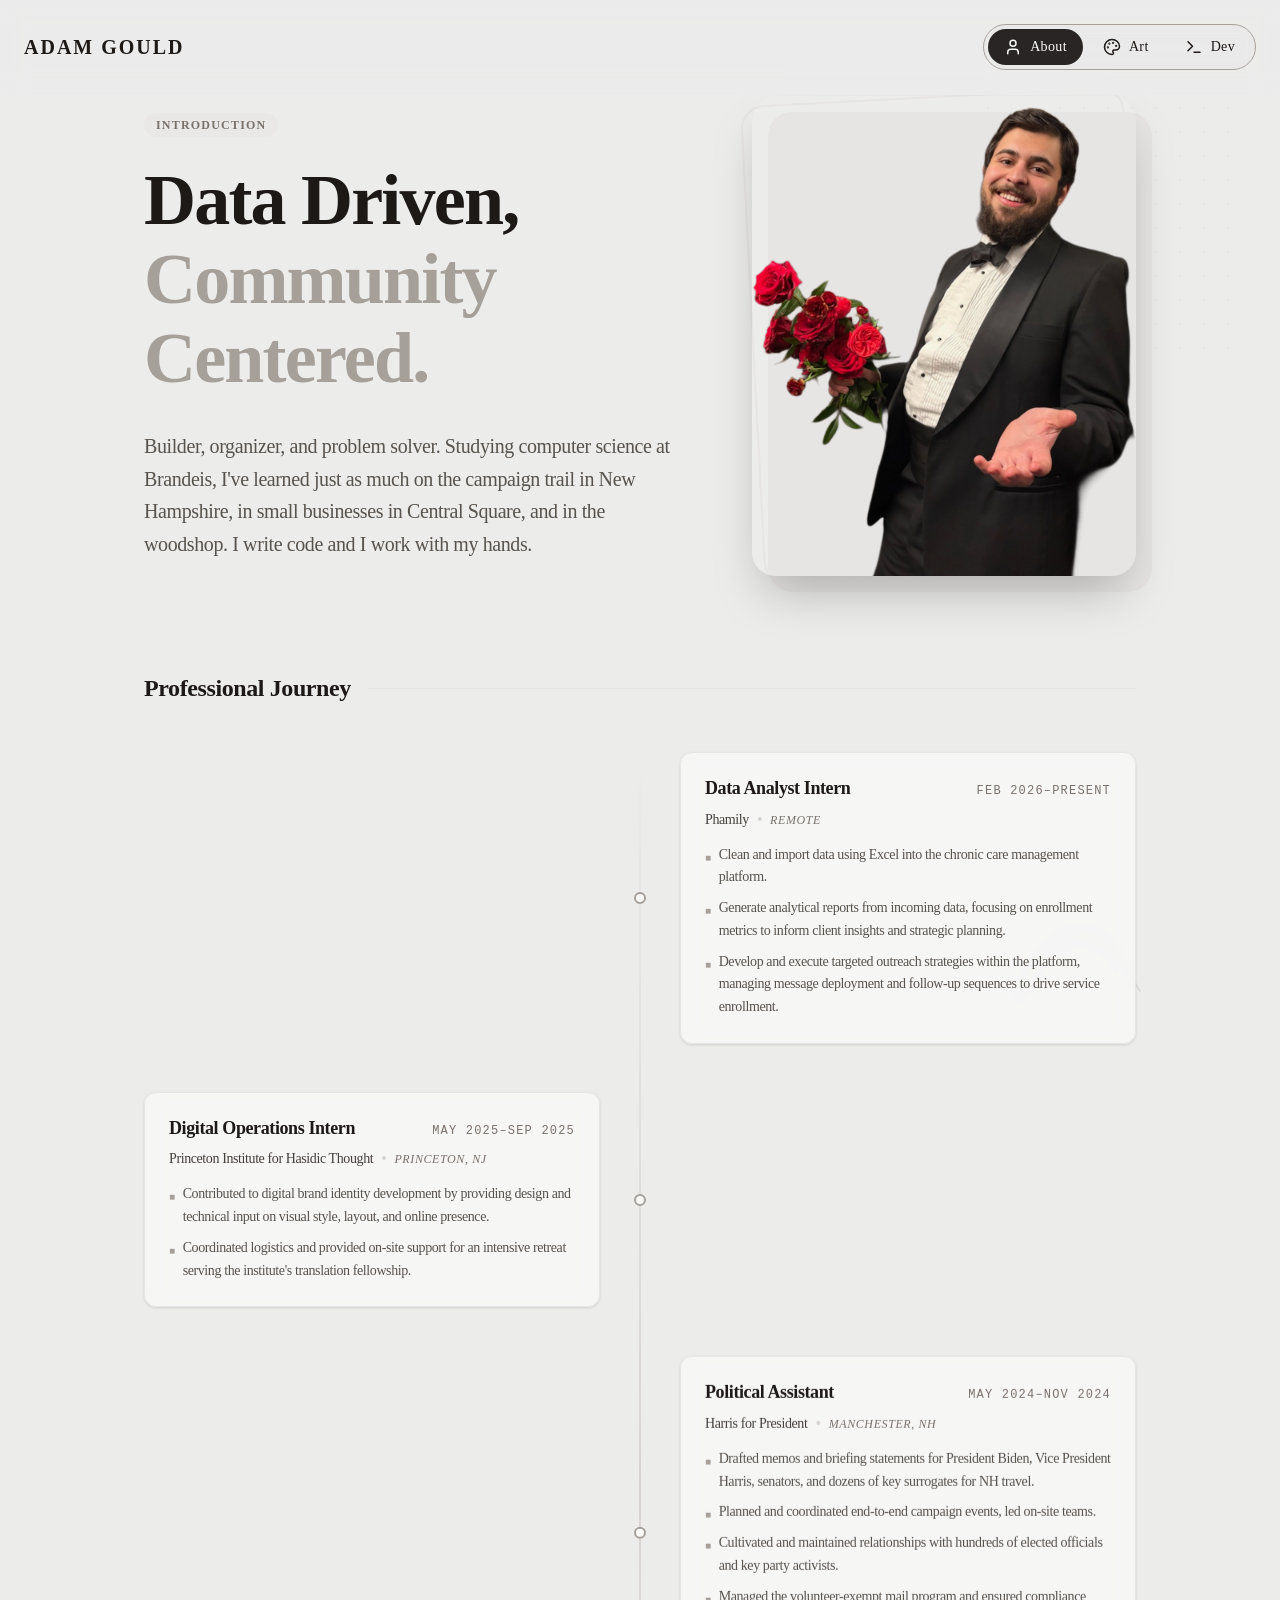
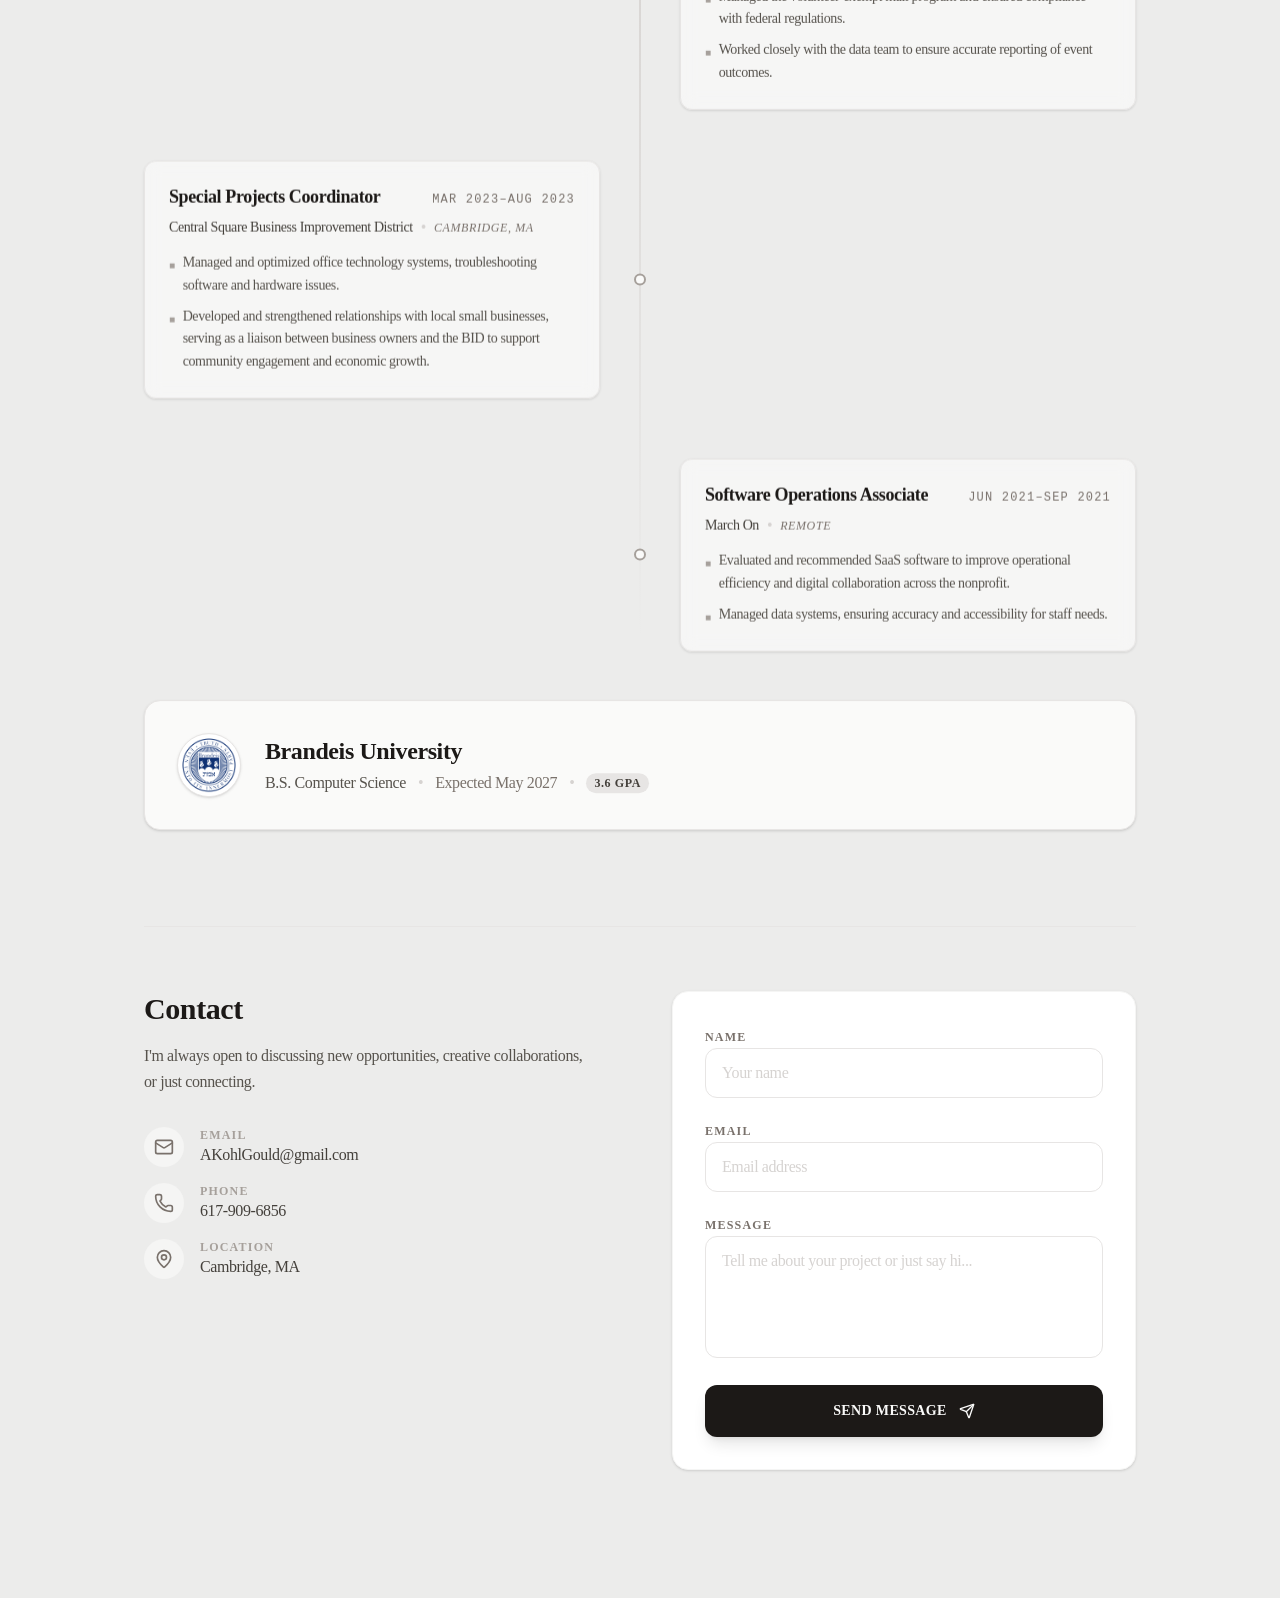
<file: index.html>
<!doctype html>
<html lang="en">
  <head>
    <!-- Google tag (gtag.js) -->
    <script async src="https://www.googletagmanager.com/gtag/js?id=G-XZ0XJ7C8TP"></script>
    <script>
      window.dataLayer = window.dataLayer || [];
      function gtag(){dataLayer.push(arguments);}
      gtag('js', new Date());
      gtag('config', 'G-XZ0XJ7C8TP');
    </script>
    <meta charset="UTF-8" />
    <link rel="icon" type="image/svg+xml" href="./favicon.svg" />
    <meta name="viewport" content="width=device-width, initial-scale=1.0" />
    <title>Adam Gould</title>
    <script type="module" crossorigin src="./assets/index-Bo2F0QKI.js"></script>
    <link rel="stylesheet" crossorigin href="./assets/index-BEz9_rRB.css">
  </head>
  <body>
    <div id="root"></div>
  </body>
</html>
</file>
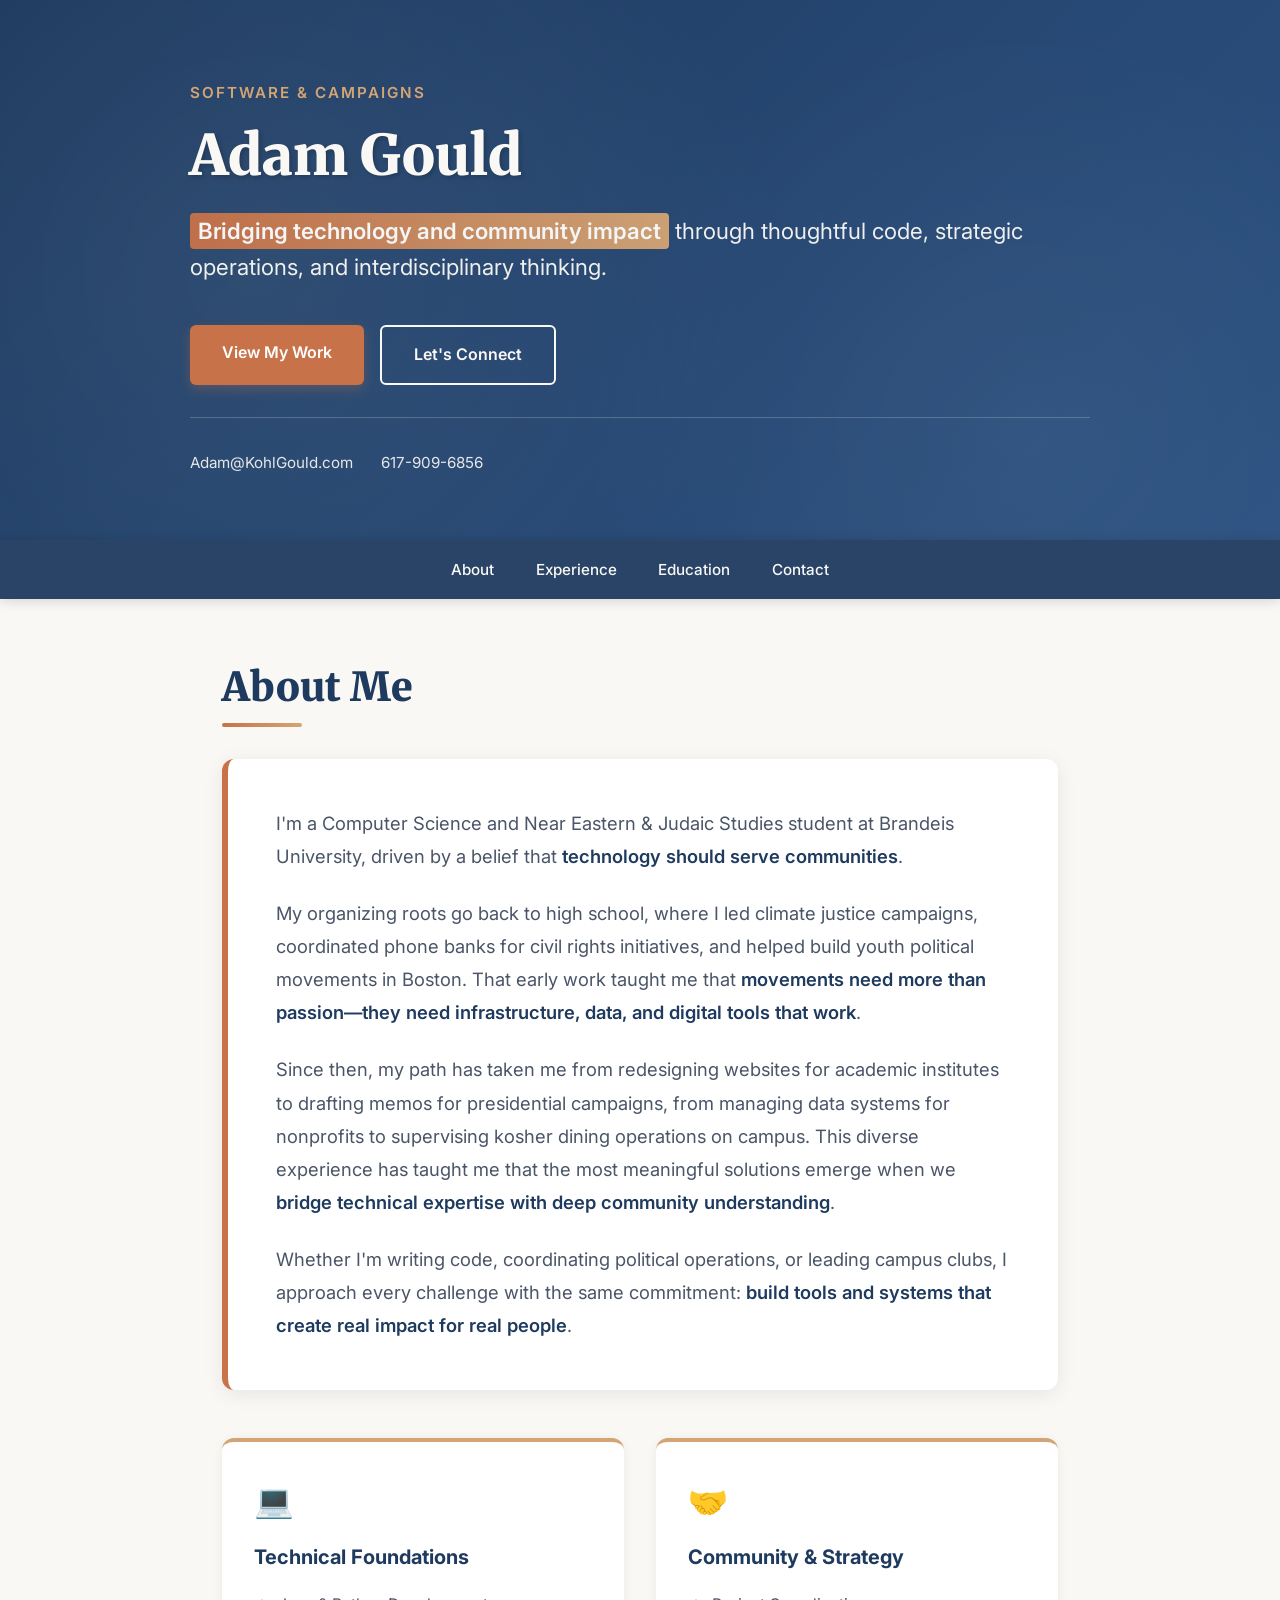
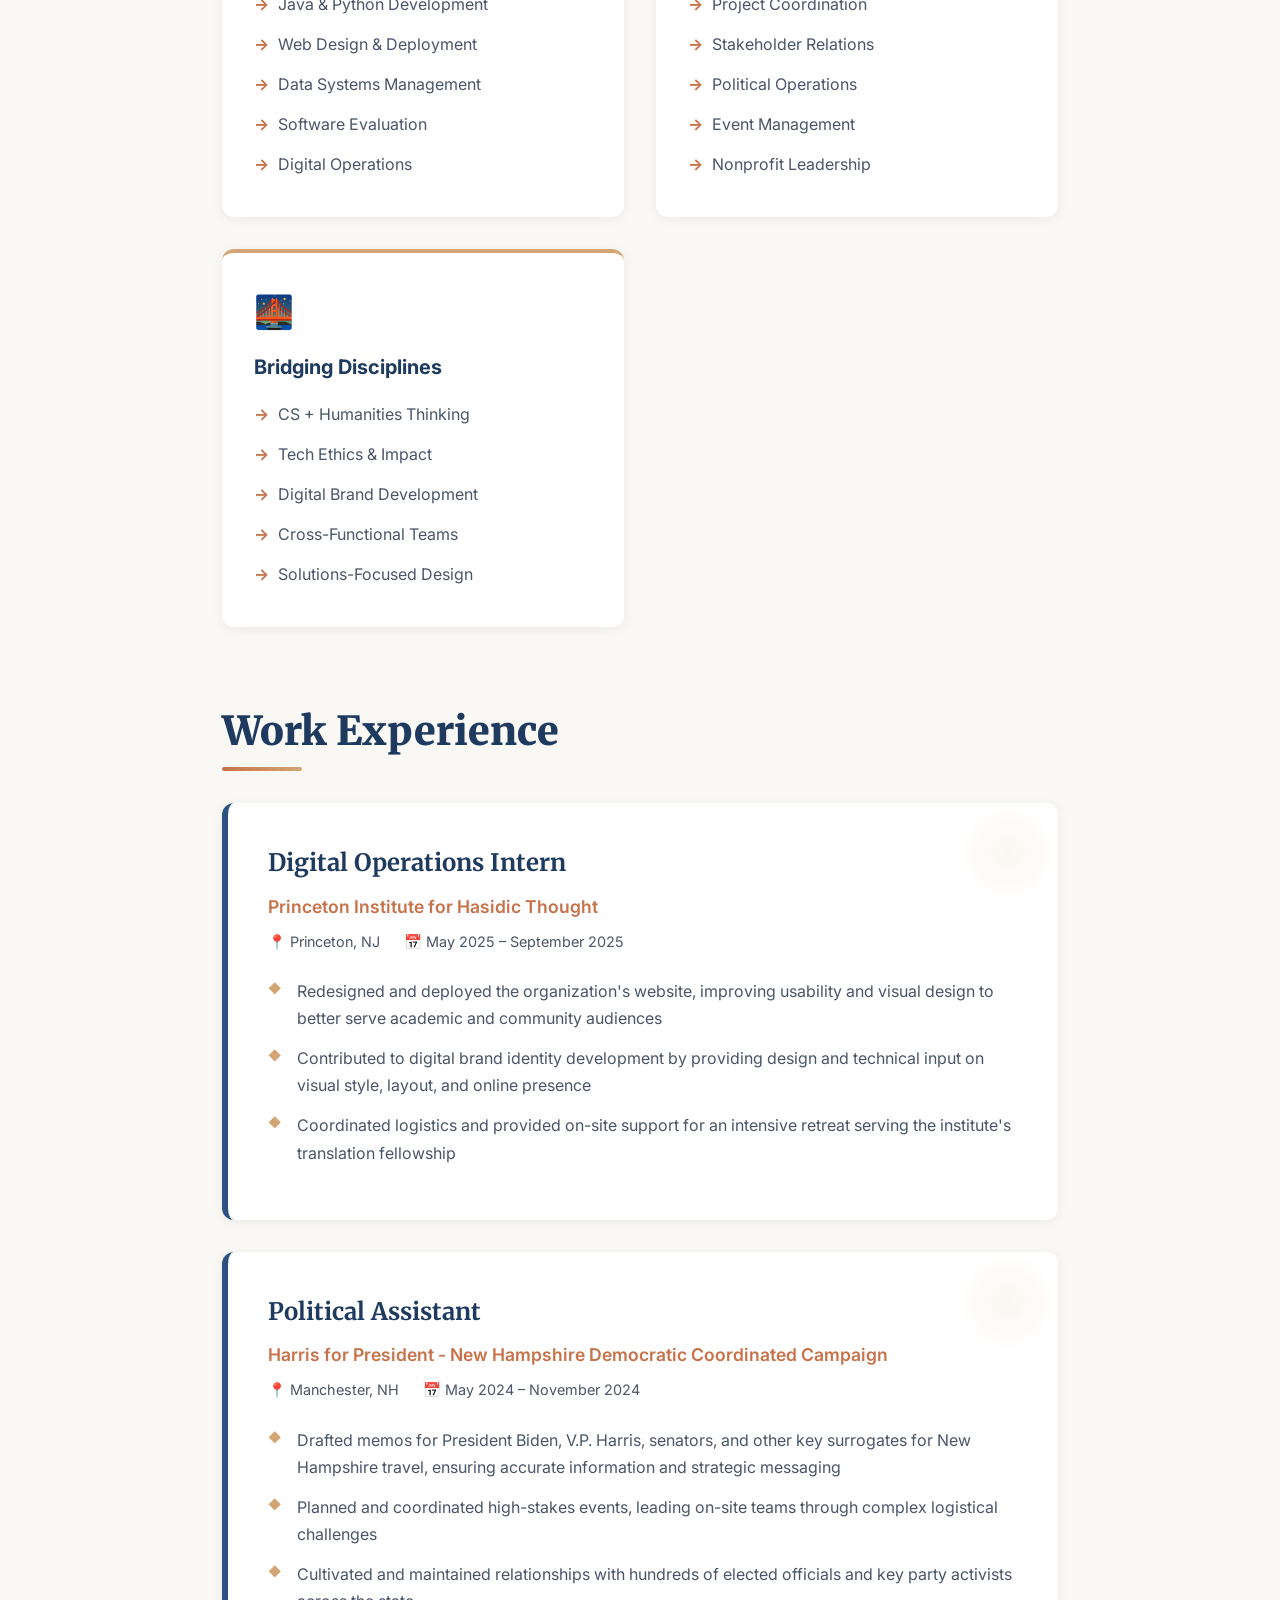
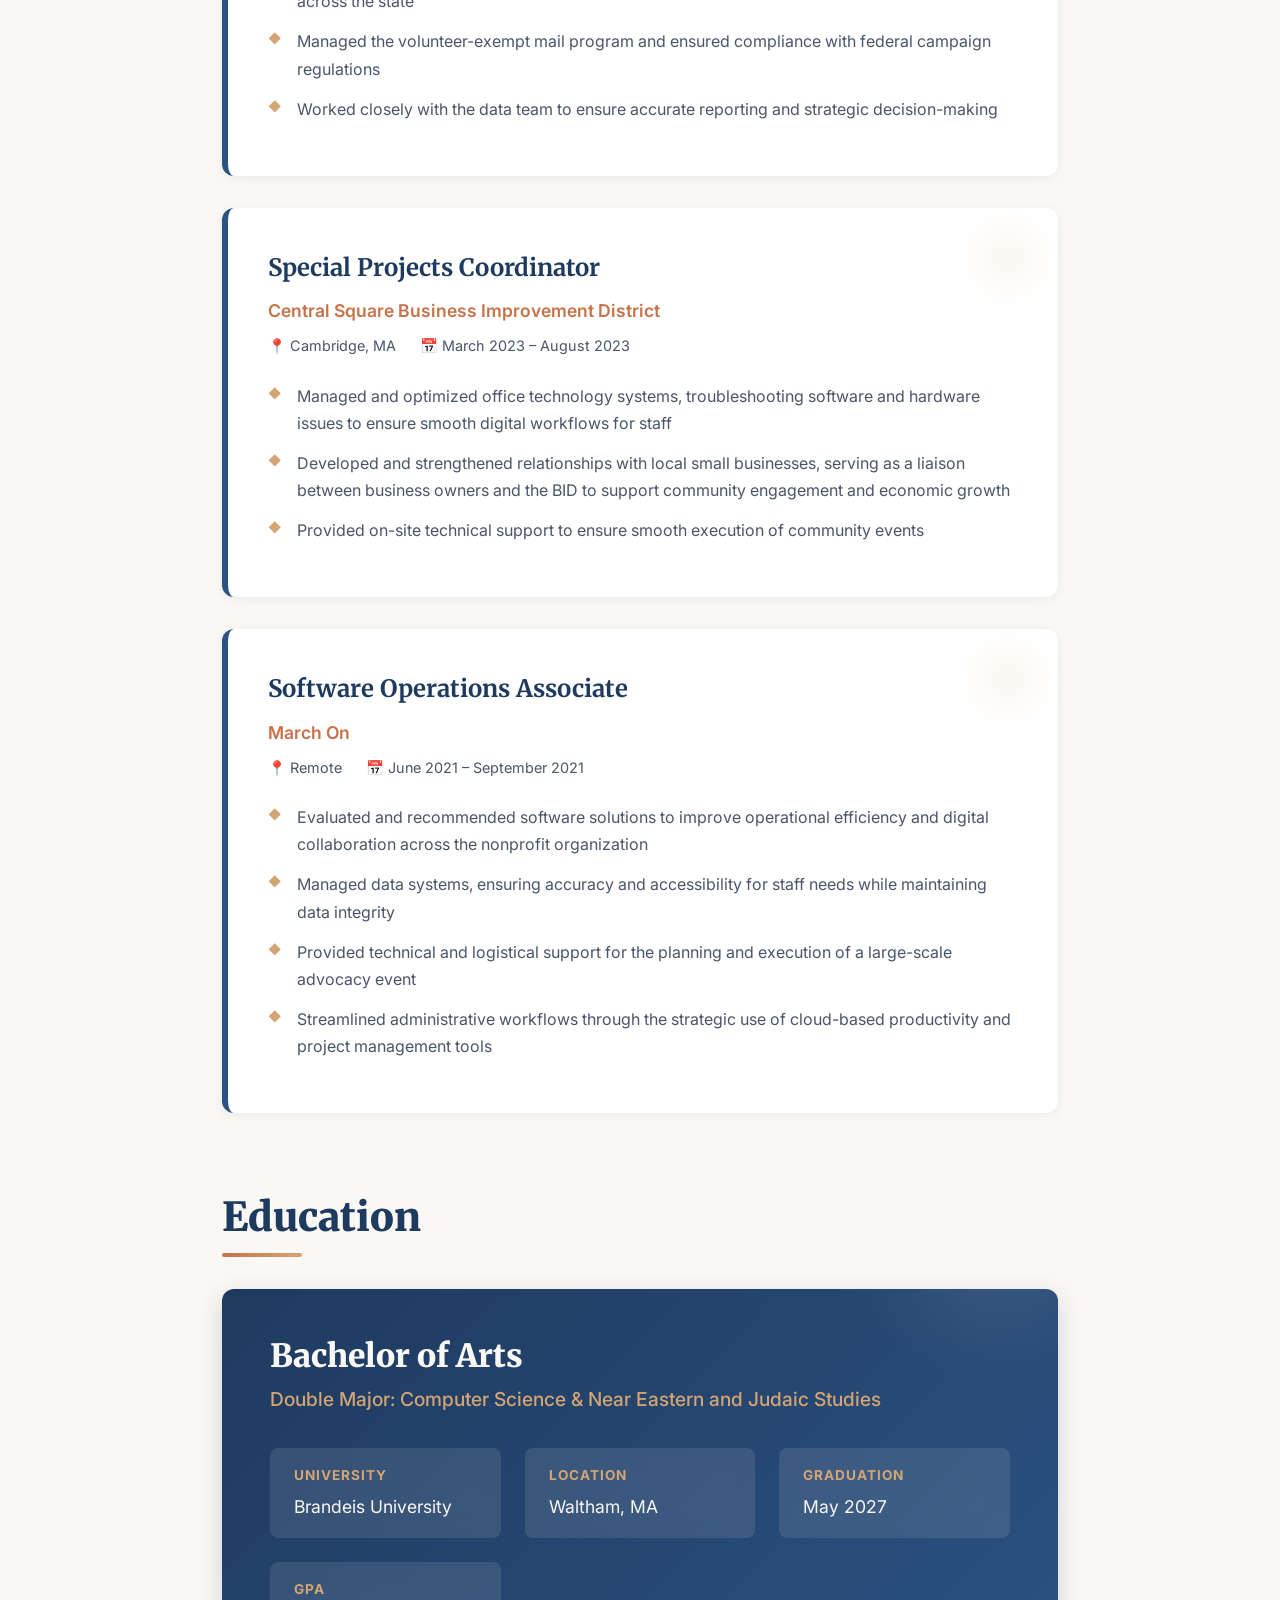
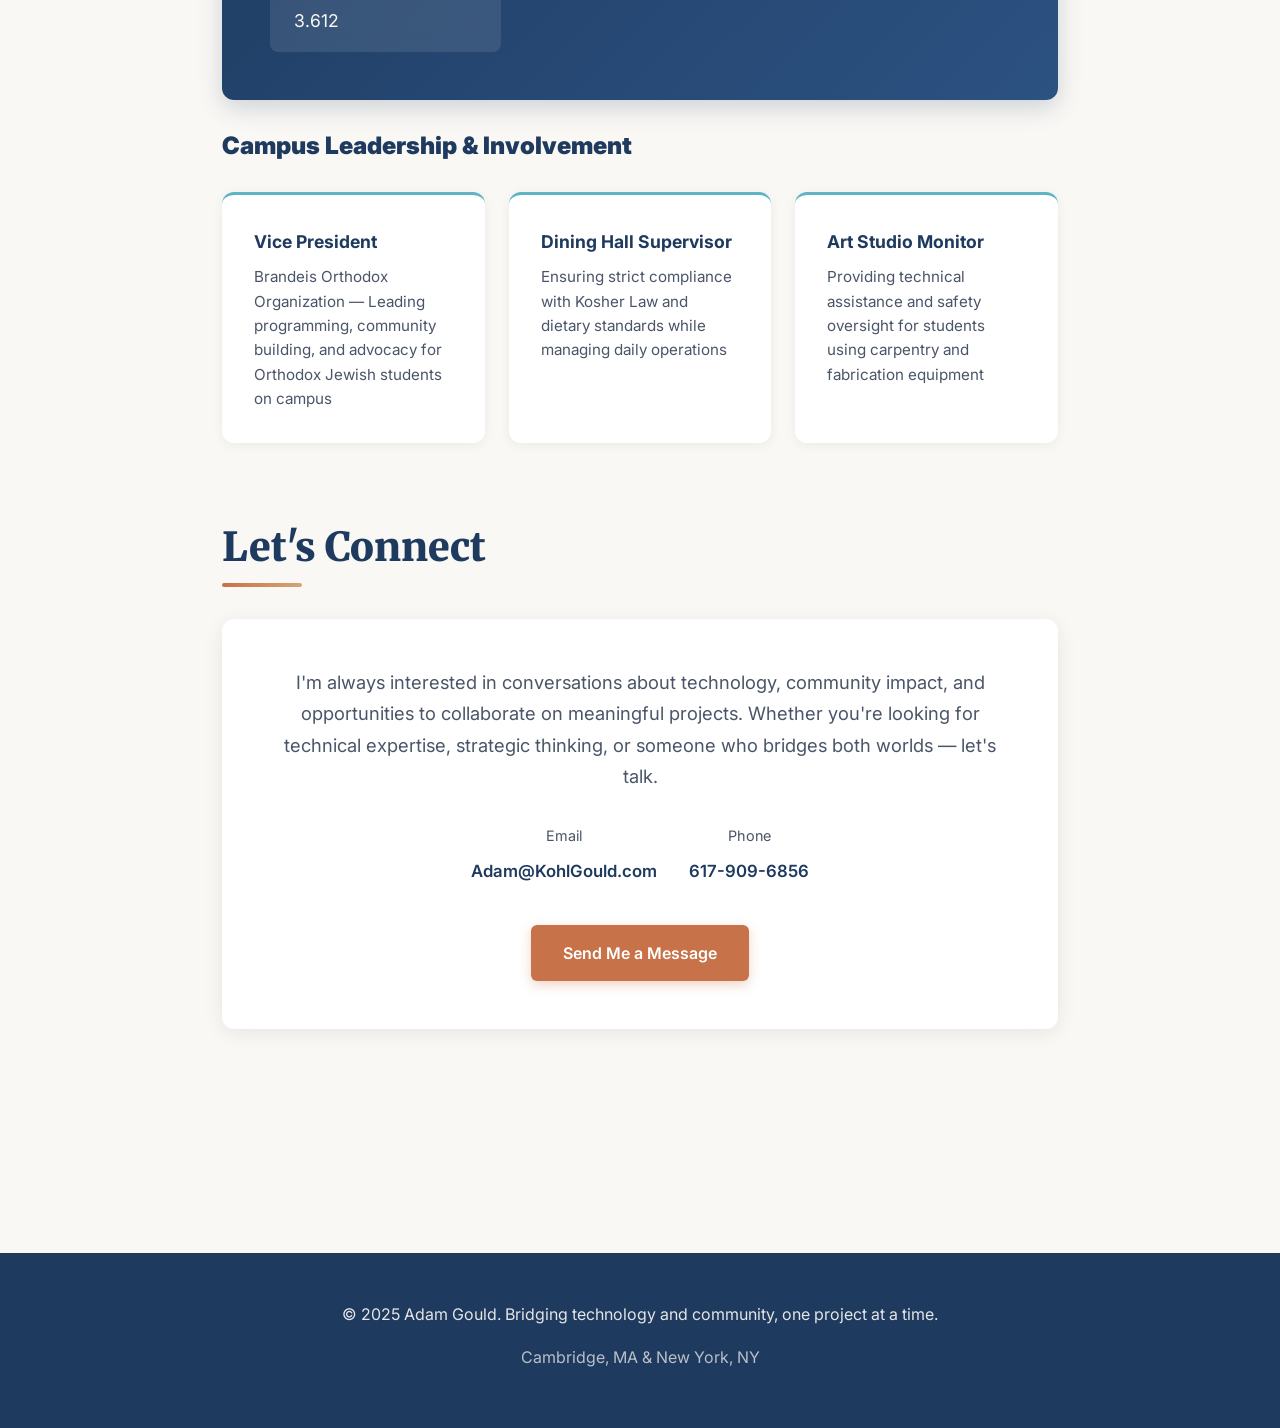
<file: adam-gould-portfolio.html>
<!DOCTYPE html>
<html lang="en">
<head>
    <meta charset="UTF-8">
    <meta name="viewport" content="width=device-width, initial-scale=1.0">
    <meta name="description" content="Adam Gould - Computer Science and Near Eastern & Judaic Studies student bridging technology and community impact">
    <title>Adam Gould | Bridging Tech & Community</title>
    <link rel="preconnect" href="https://fonts.googleapis.com">
    <link rel="preconnect" href="https://fonts.gstatic.com" crossorigin>
    <link href="https://fonts.googleapis.com/css2?family=Inter:wght@400;500;600;700&family=Merriweather:wght@700;900&display=swap" rel="stylesheet">
    <style>
        * {
            margin: 0;
            padding: 0;
            box-sizing: border-box;
        }

        :root {
            --navy: #1e3a5f;
            --slate-blue: #2c5282;
            --terracotta: #c77248;
            --muted-gold: #d4a574;
            --warm-white: #faf8f5;
            --light-grey: #e8e4df;
            --accent-cyan: #5eb3c5;
            --text-dark: #2d3748;
            --text-medium: #4a5568;
        }

        body {
            font-family: 'Inter', -apple-system, BlinkMacSystemFont, 'Segoe UI', sans-serif;
            line-height: 1.7;
            color: var(--text-dark);
            background-color: var(--warm-white);
        }

        /* Typography */
        h1, h2, h3 {
            font-family: 'Merriweather', Georgia, serif;
            font-weight: 900;
            line-height: 1.2;
        }

        /* Header - Hero Section */
        header {
            background: linear-gradient(135deg, var(--navy) 0%, var(--slate-blue) 100%);
            color: var(--warm-white);
            padding: 5rem 2rem 4rem;
            position: relative;
            overflow: hidden;
        }

        header::before {
            content: '';
            position: absolute;
            top: 0;
            left: 0;
            right: 0;
            bottom: 0;
            background: radial-gradient(circle at 20% 50%, rgba(255,255,255,0.1) 0%, transparent 50%),
                        radial-gradient(circle at 80% 80%, rgba(255,255,255,0.08) 0%, transparent 40%);
            opacity: 0.6;
        }

        .hero-content {
            max-width: 900px;
            margin: 0 auto;
            position: relative;
            z-index: 1;
        }

        .hero-subtitle {
            font-size: 0.95rem;
            text-transform: uppercase;
            letter-spacing: 2px;
            color: var(--muted-gold);
            margin-bottom: 1rem;
            font-weight: 600;
        }

        header h1 {
            font-size: 3.5rem;
            margin-bottom: 1.5rem;
            text-shadow: 2px 2px 4px rgba(0,0,0,0.2);
        }

        .hero-tagline {
            font-size: 1.4rem;
            line-height: 1.6;
            margin-bottom: 2rem;
            opacity: 0.95;
            font-weight: 400;
        }

        .bridge-metaphor {
            display: inline-block;
            padding: 0 0.5rem;
            background: linear-gradient(90deg, var(--terracotta) 0%, var(--muted-gold) 100%);
            color: white;
            border-radius: 4px;
            font-weight: 600;
        }

        .contact-quick {
            margin-top: 2rem;
            padding-top: 2rem;
            border-top: 1px solid rgba(255,255,255,0.2);
            font-size: 0.95rem;
        }

        .contact-quick a {
            color: var(--warm-white);
            text-decoration: none;
            margin-right: 1.5rem;
            transition: color 0.3s;
            opacity: 0.9;
        }

        .contact-quick a:hover {
            color: var(--muted-gold);
            opacity: 1;
        }

        .cta-buttons {
            margin-top: 2.5rem;
            display: flex;
            gap: 1rem;
            flex-wrap: wrap;
        }

        .cta-primary, .cta-secondary {
            padding: 0.9rem 2rem;
            border-radius: 6px;
            text-decoration: none;
            font-weight: 600;
            transition: all 0.3s;
            display: inline-block;
            font-size: 1rem;
        }

        .cta-primary {
            background: var(--terracotta);
            color: white;
            box-shadow: 0 4px 12px rgba(199,114,72,0.3);
        }

        .cta-primary:hover {
            background: #b5673e;
            transform: translateY(-2px);
            box-shadow: 0 6px 16px rgba(199,114,72,0.4);
        }

        .cta-secondary {
            background: transparent;
            color: var(--warm-white);
            border: 2px solid var(--warm-white);
        }

        .cta-secondary:hover {
            background: var(--warm-white);
            color: var(--navy);
        }

        /* Navigation */
        nav {
            background: rgba(30, 58, 95, 0.95);
            backdrop-filter: blur(10px);
            padding: 1rem 2rem;
            position: sticky;
            top: 0;
            z-index: 100;
            box-shadow: 0 2px 12px rgba(0,0,0,0.15);
        }

        nav ul {
            list-style: none;
            display: flex;
            justify-content: center;
            align-items: center;
            flex-wrap: wrap;
            max-width: 900px;
            margin: 0 auto;
        }

        nav a {
            color: var(--warm-white);
            text-decoration: none;
            padding: 0.6rem 1.3rem;
            transition: all 0.3s;
            border-radius: 6px;
            font-weight: 500;
            font-size: 0.95rem;
        }

        nav a:hover {
            background: var(--terracotta);
            color: white;
        }

        /* Container */
        .container {
            max-width: 900px;
            margin: 0 auto;
            padding: 4rem 2rem;
        }

        section {
            margin-bottom: 5rem;
        }

        /* Section Headers with Bridge Motif */
        h2 {
            font-size: 2.5rem;
            color: var(--navy);
            margin-bottom: 2rem;
            position: relative;
            padding-bottom: 1rem;
        }

        h2::after {
            content: '';
            position: absolute;
            bottom: 0;
            left: 0;
            width: 80px;
            height: 4px;
            background: linear-gradient(90deg, var(--terracotta) 0%, var(--muted-gold) 100%);
            border-radius: 2px;
        }

        /* About Section */
        .about-intro {
            background: white;
            padding: 3rem;
            border-radius: 12px;
            box-shadow: 0 4px 20px rgba(0,0,0,0.08);
            margin-bottom: 3rem;
            border-left: 6px solid var(--terracotta);
        }

        .about-intro p {
            font-size: 1.15rem;
            line-height: 1.8;
            margin-bottom: 1.5rem;
            color: var(--text-medium);
        }

        .about-intro p:last-child {
            margin-bottom: 0;
        }

        .about-intro strong {
            color: var(--navy);
            font-weight: 600;
        }

        /* Skills Matrix */
        .skills-matrix {
            display: grid;
            grid-template-columns: repeat(auto-fit, minmax(280px, 1fr));
            gap: 2rem;
            margin-top: 3rem;
        }

        .skill-card {
            background: white;
            padding: 2rem;
            border-radius: 12px;
            box-shadow: 0 2px 12px rgba(0,0,0,0.06);
            transition: transform 0.3s, box-shadow 0.3s;
            border-top: 4px solid var(--muted-gold);
        }

        .skill-card:hover {
            transform: translateY(-4px);
            box-shadow: 0 8px 24px rgba(0,0,0,0.12);
        }

        .skill-icon {
            font-size: 2rem;
            margin-bottom: 1rem;
        }

        .skill-card h3 {
            font-family: 'Inter', sans-serif;
            font-size: 1.25rem;
            color: var(--navy);
            margin-bottom: 1rem;
            font-weight: 700;
        }

        .skill-card ul {
            list-style: none;
        }

        .skill-card li {
            padding: 0.4rem 0;
            color: var(--text-medium);
            position: relative;
            padding-left: 1.5rem;
        }

        .skill-card li::before {
            content: '→';
            position: absolute;
            left: 0;
            color: var(--terracotta);
            font-weight: bold;
        }

        /* Experience Cards */
        .experience-card {
            background: white;
            padding: 2.5rem;
            margin-bottom: 2rem;
            border-radius: 12px;
            box-shadow: 0 2px 12px rgba(0,0,0,0.06);
            border-left: 6px solid var(--slate-blue);
            transition: all 0.3s;
            position: relative;
        }

        .experience-card::before {
            content: '';
            position: absolute;
            top: 0;
            right: 0;
            width: 100px;
            height: 100px;
            background: radial-gradient(circle, rgba(212,165,116,0.1) 0%, transparent 70%);
            border-radius: 0 12px 0 0;
        }

        .experience-card:hover {
            transform: translateX(8px);
            box-shadow: 0 8px 24px rgba(0,0,0,0.12);
        }

        .experience-header {
            margin-bottom: 1.5rem;
        }

        .experience-title {
            font-family: 'Merriweather', serif;
            font-size: 1.5rem;
            color: var(--navy);
            font-weight: 700;
            margin-bottom: 0.5rem;
        }

        .experience-org {
            color: var(--terracotta);
            font-size: 1.1rem;
            font-weight: 600;
            margin-bottom: 0.5rem;
        }

        .experience-meta {
            display: flex;
            gap: 1.5rem;
            flex-wrap: wrap;
            font-size: 0.9rem;
            color: var(--text-medium);
            margin-top: 0.5rem;
        }

        .experience-meta span {
            display: flex;
            align-items: center;
            gap: 0.4rem;
        }

        .experience-card ul {
            margin-left: 0;
            list-style: none;
        }

        .experience-card li {
            margin-bottom: 0.8rem;
            padding-left: 1.8rem;
            position: relative;
            color: var(--text-medium);
            line-height: 1.7;
        }

        .experience-card li::before {
            content: '◆';
            position: absolute;
            left: 0;
            color: var(--muted-gold);
            font-size: 0.8rem;
        }

        /* Education Section */
        .education-highlight {
            background: linear-gradient(135deg, var(--navy) 0%, var(--slate-blue) 100%);
            color: var(--warm-white);
            padding: 3rem;
            border-radius: 12px;
            margin-bottom: 2rem;
            box-shadow: 0 8px 24px rgba(30,58,95,0.2);
            position: relative;
            overflow: hidden;
        }

        .education-highlight::before {
            content: '';
            position: absolute;
            top: -50%;
            right: -10%;
            width: 300px;
            height: 300px;
            background: radial-gradient(circle, rgba(255,255,255,0.1) 0%, transparent 70%);
        }

        .education-highlight h3 {
            font-size: 2rem;
            margin-bottom: 0.5rem;
            position: relative;
        }

        .education-subtitle {
            font-size: 1.2rem;
            color: var(--muted-gold);
            margin-bottom: 2rem;
            font-weight: 500;
        }

        .education-details {
            display: grid;
            grid-template-columns: repeat(auto-fit, minmax(200px, 1fr));
            gap: 1.5rem;
            position: relative;
        }

        .education-detail {
            background: rgba(255,255,255,0.1);
            padding: 1rem 1.5rem;
            border-radius: 8px;
            backdrop-filter: blur(10px);
        }

        .education-detail strong {
            display: block;
            color: var(--muted-gold);
            font-size: 0.85rem;
            text-transform: uppercase;
            letter-spacing: 1px;
            margin-bottom: 0.3rem;
        }

        .education-detail span {
            font-size: 1.1rem;
        }

        /* Campus Involvement */
        .campus-grid {
            display: grid;
            grid-template-columns: repeat(auto-fit, minmax(250px, 1fr));
            gap: 1.5rem;
            margin-top: 2rem;
        }

        .campus-card {
            background: white;
            padding: 2rem;
            border-radius: 12px;
            box-shadow: 0 2px 12px rgba(0,0,0,0.06);
            border-top: 3px solid var(--accent-cyan);
            transition: all 0.3s;
        }

        .campus-card:hover {
            transform: translateY(-4px);
            box-shadow: 0 6px 20px rgba(0,0,0,0.1);
        }

        .campus-card h4 {
            color: var(--navy);
            font-size: 1.1rem;
            margin-bottom: 0.5rem;
            font-weight: 700;
        }

        .campus-card p {
            color: var(--text-medium);
            font-size: 0.95rem;
            line-height: 1.6;
        }

        /* Contact Section */
        .contact-box {
            background: white;
            padding: 3rem;
            border-radius: 12px;
            box-shadow: 0 4px 20px rgba(0,0,0,0.08);
            text-align: center;
        }

        .contact-box p {
            font-size: 1.15rem;
            color: var(--text-medium);
            margin-bottom: 2rem;
            line-height: 1.7;
        }

        .contact-methods {
            display: flex;
            justify-content: center;
            gap: 2rem;
            flex-wrap: wrap;
            margin-top: 2rem;
        }

        .contact-method {
            display: flex;
            flex-direction: column;
            align-items: center;
            gap: 0.5rem;
        }

        .contact-method a {
            color: var(--navy);
            text-decoration: none;
            font-weight: 600;
            transition: color 0.3s;
            font-size: 1.05rem;
        }

        .contact-method a:hover {
            color: var(--terracotta);
        }

        .contact-method span {
            font-size: 0.9rem;
            color: var(--text-medium);
        }

        /* Footer */
        footer {
            background: var(--navy);
            color: var(--warm-white);
            text-align: center;
            padding: 3rem 2rem;
            margin-top: 5rem;
        }

        footer p {
            opacity: 0.9;
            margin-bottom: 0.5rem;
        }

        /* Responsive Design */
        @media (max-width: 768px) {
            header h1 {
                font-size: 2.5rem;
            }

            .hero-tagline {
                font-size: 1.2rem;
            }

            h2 {
                font-size: 2rem;
            }

            .about-intro,
            .experience-card,
            .education-highlight {
                padding: 2rem;
            }

            .cta-buttons {
                flex-direction: column;
            }

            .cta-primary,
            .cta-secondary {
                width: 100%;
                text-align: center;
            }

            nav ul {
                flex-direction: column;
                gap: 0.5rem;
            }

            .education-details {
                grid-template-columns: 1fr;
            }
        }

        /* Smooth Scroll */
        html {
            scroll-behavior: smooth;
        }
    </style>
</head>
<body>
    <header>
        <div class="hero-content">
            <div class="hero-subtitle">Software & Campaigns</div>
            <h1>Adam Gould</h1>
            <p class="hero-tagline">
                <span class="bridge-metaphor">Bridging technology and community impact</span> through thoughtful code, strategic operations, and interdisciplinary thinking.
            </p>
            <div class="cta-buttons">
                <a href="#experience" class="cta-primary">View My Work</a>
                <a href="#contact" class="cta-secondary">Let's Connect</a>
            </div>
            <div class="contact-quick">
                <a href="mailto:Adam@KohlGould.com">Adam@KohlGould.com</a>
                <a href="tel:617-909-6856">617-909-6856</a>
            </div>
        </div>
    </header>

    <nav>
        <ul>
            <li><a href="#about">About</a></li>
            <li><a href="#experience">Experience</a></li>
            <li><a href="#education">Education</a></li>
            <li><a href="#contact">Contact</a></li>
        </ul>
    </nav>

    <div class="container">
        <section id="about">
            <h2>About Me</h2>
            <div class="about-intro">
                <p>I'm a Computer Science and Near Eastern & Judaic Studies student at Brandeis University, driven by a belief that <strong>technology should serve communities</strong>.</p>
                
                <p>My organizing roots go back to high school, where I led climate justice campaigns, coordinated phone banks for civil rights initiatives, and helped build youth political movements in Boston. That early work taught me that <strong>movements need more than passion—they need infrastructure, data, and digital tools that work</strong>.</p>
                
                <p>Since then, my path has taken me from redesigning websites for academic institutes to drafting memos for presidential campaigns, from managing data systems for nonprofits to supervising kosher dining operations on campus. This diverse experience has taught me that the most meaningful solutions emerge when we <strong>bridge technical expertise with deep community understanding</strong>.</p>
                
                <p>Whether I'm writing code, coordinating political operations, or leading campus clubs, I approach every challenge with the same commitment: <strong>build tools and systems that create real impact for real people</strong>.</p>
            </div>

            <div class="skills-matrix">
                <div class="skill-card">
                    <div class="skill-icon">💻</div>
                    <h3>Technical Foundations</h3>
                    <ul>
                        <li>Java & Python Development</li>
                        <li>Web Design & Deployment</li>
                        <li>Data Systems Management</li>
                        <li>Software Evaluation</li>
                        <li>Digital Operations</li>
                    </ul>
                </div>

                <div class="skill-card">
                    <div class="skill-icon">🤝</div>
                    <h3>Community & Strategy</h3>
                    <ul>
                        <li>Project Coordination</li>
                        <li>Stakeholder Relations</li>
                        <li>Political Operations</li>
                        <li>Event Management</li>
                        <li>Nonprofit Leadership</li>
                    </ul>
                </div>

                <div class="skill-card">
                    <div class="skill-icon">🌉</div>
                    <h3>Bridging Disciplines</h3>
                    <ul>
                        <li>CS + Humanities Thinking</li>
                        <li>Tech Ethics & Impact</li>
                        <li>Digital Brand Development</li>
                        <li>Cross-Functional Teams</li>
                        <li>Solutions-Focused Design</li>
                    </ul>
                </div>
            </div>
        </section>

        <section id="experience">
            <h2>Work Experience</h2>
            
            <div class="experience-card">
                <div class="experience-header">
                    <div class="experience-title">Digital Operations Intern</div>
                    <div class="experience-org">Princeton Institute for Hasidic Thought</div>
                    <div class="experience-meta">
                        <span>📍 Princeton, NJ</span>
                        <span>📅 May 2025 – September 2025</span>
                    </div>
                </div>
                <ul>
                    <li>Redesigned and deployed the organization's website, improving usability and visual design to better serve academic and community audiences</li>
                    <li>Contributed to digital brand identity development by providing design and technical input on visual style, layout, and online presence</li>
                    <li>Coordinated logistics and provided on-site support for an intensive retreat serving the institute's translation fellowship</li>
                </ul>
            </div>

            <div class="experience-card">
                <div class="experience-header">
                    <div class="experience-title">Political Assistant</div>
                    <div class="experience-org">Harris for President - New Hampshire Democratic Coordinated Campaign</div>
                    <div class="experience-meta">
                        <span>📍 Manchester, NH</span>
                        <span>📅 May 2024 – November 2024</span>
                    </div>
                </div>
                <ul>
                    <li>Drafted memos for President Biden, V.P. Harris, senators, and other key surrogates for New Hampshire travel, ensuring accurate information and strategic messaging</li>
                    <li>Planned and coordinated high-stakes events, leading on-site teams through complex logistical challenges</li>
                    <li>Cultivated and maintained relationships with hundreds of elected officials and key party activists across the state</li>
                    <li>Managed the volunteer-exempt mail program and ensured compliance with federal campaign regulations</li>
                    <li>Worked closely with the data team to ensure accurate reporting and strategic decision-making</li>
                </ul>
            </div>

            <div class="experience-card">
                <div class="experience-header">
                    <div class="experience-title">Special Projects Coordinator</div>
                    <div class="experience-org">Central Square Business Improvement District</div>
                    <div class="experience-meta">
                        <span>📍 Cambridge, MA</span>
                        <span>📅 March 2023 – August 2023</span>
                    </div>
                </div>
                <ul>
                    <li>Managed and optimized office technology systems, troubleshooting software and hardware issues to ensure smooth digital workflows for staff</li>
                    <li>Developed and strengthened relationships with local small businesses, serving as a liaison between business owners and the BID to support community engagement and economic growth</li>
                    <li>Provided on-site technical support to ensure smooth execution of community events</li>
                </ul>
            </div>

            <div class="experience-card">
                <div class="experience-header">
                    <div class="experience-title">Software Operations Associate</div>
                    <div class="experience-org">March On</div>
                    <div class="experience-meta">
                        <span>📍 Remote</span>
                        <span>📅 June 2021 – September 2021</span>
                    </div>
                </div>
                <ul>
                    <li>Evaluated and recommended software solutions to improve operational efficiency and digital collaboration across the nonprofit organization</li>
                    <li>Managed data systems, ensuring accuracy and accessibility for staff needs while maintaining data integrity</li>
                    <li>Provided technical and logistical support for the planning and execution of a large-scale advocacy event</li>
                    <li>Streamlined administrative workflows through the strategic use of cloud-based productivity and project management tools</li>
                </ul>
            </div>
        </section>

        <section id="education">
            <h2>Education</h2>
            <div class="education-highlight">
                <h3>Bachelor of Arts</h3>
                <div class="education-subtitle">Double Major: Computer Science & Near Eastern and Judaic Studies</div>
                <div class="education-details">
                    <div class="education-detail">
                        <strong>University</strong>
                        <span>Brandeis University</span>
                    </div>
                    <div class="education-detail">
                        <strong>Location</strong>
                        <span>Waltham, MA</span>
                    </div>
                    <div class="education-detail">
                        <strong>Graduation</strong>
                        <span>May 2027</span>
                    </div>
                    <div class="education-detail">
                        <strong>GPA</strong>
                        <span>3.612</span>
                    </div>
                </div>
            </div>

            <h3 style="font-family: 'Inter', sans-serif; font-size: 1.5rem; color: var(--navy); margin-bottom: 1.5rem; margin-top: 2rem;">Campus Leadership & Involvement</h3>
            <div class="campus-grid">
                <div class="campus-card">
                    <h4>Vice President</h4>
                    <p>Brandeis Orthodox Organization — Leading programming, community building, and advocacy for Orthodox Jewish students on campus</p>
                </div>
                <div class="campus-card">
                    <h4>Dining Hall Supervisor</h4>
                    <p>Ensuring strict compliance with Kosher Law and dietary standards while managing daily operations</p>
                </div>
                <div class="campus-card">
                    <h4>Art Studio Monitor</h4>
                    <p>Providing technical assistance and safety oversight for students using carpentry and fabrication equipment</p>
                </div>
            </div>
        </section>

        <section id="contact">
            <h2>Let's Connect</h2>
            <div class="contact-box">
                <p>I'm always interested in conversations about technology, community impact, and opportunities to collaborate on meaningful projects. Whether you're looking for technical expertise, strategic thinking, or someone who bridges both worlds — let's talk.</p>
                
                <div class="contact-methods">
                    <div class="contact-method">
                        <span>Email</span>
                        <a href="mailto:Adam@KohlGould.com">Adam@KohlGould.com</a>
                    </div>
                    <div class="contact-method">
                        <span>Phone</span>
                        <a href="tel:617-909-6856">617-909-6856</a>
                    </div>
                </div>

                <div class="cta-buttons" style="justify-content: center; margin-top: 2.5rem;">
                    <a href="mailto:Adam@KohlGould.com" class="cta-primary">Send Me a Message</a>
                </div>
            </div>
        </section>
    </div>

    <footer>
        <p>&copy; 2025 Adam Gould. Bridging technology and community, one project at a time.</p>
        <p style="margin-top: 1rem; opacity: 0.7;">Cambridge, MA & New York, NY</p>
    </footer>

    <script>
        // Smooth scrolling for navigation
        document.querySelectorAll('a[href^="#"]').forEach(anchor => {
            anchor.addEventListener('click', function (e) {
                e.preventDefault();
                const target = document.querySelector(this.getAttribute('href'));
                if (target) {
                    target.scrollIntoView({ behavior: 'smooth', block: 'start' });
                }
            });
        });
    </script>
</body>
</html>
</file>
<file: assets/index-BEz9_rRB.css>
@import"https://fonts.googleapis.com/css2?family=Cormorant+Garamond:ital,wght@0,300;0,400;0,600;1,400&family=Fira+Code:wght@300;400;600&display=swap";@layer properties{@supports ((-webkit-hyphens:none) and (not (margin-trim:inline))) or ((-moz-orient:inline) and (not (color:rgb(from red r g b)))){*,:before,:after,::backdrop{--tw-translate-x:0;--tw-translate-y:0;--tw-translate-z:0;--tw-space-y-reverse:0;--tw-border-style:solid;--tw-leading:initial;--tw-font-weight:initial;--tw-tracking:initial;--tw-shadow:0 0 #0000;--tw-shadow-color:initial;--tw-shadow-alpha:100%;--tw-inset-shadow:0 0 #0000;--tw-inset-shadow-color:initial;--tw-inset-shadow-alpha:100%;--tw-ring-color:initial;--tw-ring-shadow:0 0 #0000;--tw-inset-ring-color:initial;--tw-inset-ring-shadow:0 0 #0000;--tw-ring-inset:initial;--tw-ring-offset-width:0px;--tw-ring-offset-color:#fff;--tw-ring-offset-shadow:0 0 #0000;--tw-blur:initial;--tw-brightness:initial;--tw-contrast:initial;--tw-grayscale:initial;--tw-hue-rotate:initial;--tw-invert:initial;--tw-opacity:initial;--tw-saturate:initial;--tw-sepia:initial;--tw-drop-shadow:initial;--tw-drop-shadow-color:initial;--tw-drop-shadow-alpha:100%;--tw-drop-shadow-size:initial;--tw-backdrop-blur:initial;--tw-backdrop-brightness:initial;--tw-backdrop-contrast:initial;--tw-backdrop-grayscale:initial;--tw-backdrop-hue-rotate:initial;--tw-backdrop-invert:initial;--tw-backdrop-opacity:initial;--tw-backdrop-saturate:initial;--tw-backdrop-sepia:initial;--tw-duration:initial;--tw-scale-x:1;--tw-scale-y:1;--tw-scale-z:1;--tw-content:"";--tw-gradient-position:initial;--tw-gradient-from:#0000;--tw-gradient-via:#0000;--tw-gradient-to:#0000;--tw-gradient-stops:initial;--tw-gradient-via-stops:initial;--tw-gradient-from-position:0%;--tw-gradient-via-position:50%;--tw-gradient-to-position:100%}}}@layer theme{:root,:host{--font-sans:ui-sans-serif,system-ui,sans-serif,"Apple Color Emoji","Segoe UI Emoji","Segoe UI Symbol","Noto Color Emoji";--font-serif:ui-serif,Georgia,Cambria,"Times New Roman",Times,serif;--font-mono:ui-monospace,SFMono-Regular,Menlo,Monaco,Consolas,"Liberation Mono","Courier New",monospace;--color-red-50:oklch(97.1% .013 17.38);--color-red-100:oklch(93.6% .032 17.717);--color-red-700:oklch(50.5% .213 27.518);--color-green-50:oklch(98.2% .018 155.826);--color-green-100:oklch(96.2% .044 156.743);--color-green-700:oklch(52.7% .154 150.069);--color-blue-100:oklch(93.2% .032 255.585);--color-blue-300:oklch(80.9% .105 251.813);--color-blue-400:oklch(70.7% .165 254.624);--color-slate-100:oklch(96.8% .007 247.896);--color-slate-200:oklch(92.9% .013 255.508);--color-slate-400:oklch(70.4% .04 256.788);--color-slate-500:oklch(55.4% .046 257.417);--color-slate-600:oklch(44.6% .043 257.281);--color-slate-700:oklch(37.2% .044 257.287);--color-slate-800:oklch(27.9% .041 260.031);--color-slate-900:oklch(20.8% .042 265.755);--color-gray-900:oklch(21% .034 264.665);--color-stone-50:oklch(98.5% .001 106.423);--color-stone-100:oklch(97% .001 106.424);--color-stone-200:oklch(92.3% .003 48.717);--color-stone-300:oklch(86.9% .005 56.366);--color-stone-400:oklch(70.9% .01 56.259);--color-stone-500:oklch(55.3% .013 58.071);--color-stone-600:oklch(44.4% .011 73.639);--color-stone-700:oklch(37.4% .01 67.558);--color-stone-800:oklch(26.8% .007 34.298);--color-stone-900:oklch(21.6% .006 56.043);--color-black:#000;--color-white:#fff;--spacing:.25rem;--container-sm:24rem;--container-md:28rem;--container-xl:36rem;--container-5xl:64rem;--container-7xl:80rem;--text-xs:.75rem;--text-xs--line-height:calc(1/.75);--text-sm:.875rem;--text-sm--line-height:calc(1.25/.875);--text-lg:1.125rem;--text-lg--line-height:calc(1.75/1.125);--text-xl:1.25rem;--text-xl--line-height:calc(1.75/1.25);--text-2xl:1.5rem;--text-2xl--line-height:calc(2/1.5);--text-3xl:1.875rem;--text-3xl--line-height: 1.2 ;--text-5xl:3rem;--text-5xl--line-height:1;--text-7xl:4.5rem;--text-7xl--line-height:1;--font-weight-medium:500;--font-weight-bold:700;--tracking-tight:-.025em;--tracking-wide:.025em;--tracking-wider:.05em;--tracking-widest:.1em;--leading-tight:1.25;--leading-relaxed:1.625;--radius-lg:.5rem;--radius-xl:.75rem;--radius-2xl:1rem;--radius-3xl:1.5rem;--blur-sm:8px;--blur-md:12px;--blur-3xl:64px;--aspect-video:16/9;--default-transition-duration:.15s;--default-transition-timing-function:cubic-bezier(.4,0,.2,1);--default-font-family:var(--font-sans);--default-mono-font-family:var(--font-mono)}}@layer base{*,:after,:before,::backdrop{box-sizing:border-box;border:0 solid;margin:0;padding:0}::file-selector-button{box-sizing:border-box;border:0 solid;margin:0;padding:0}html,:host{-webkit-text-size-adjust:100%;-moz-tab-size:4;-o-tab-size:4;tab-size:4;line-height:1.5;font-family:var(--default-font-family,ui-sans-serif,system-ui,sans-serif,"Apple Color Emoji","Segoe UI Emoji","Segoe UI Symbol","Noto Color Emoji");font-feature-settings:var(--default-font-feature-settings,normal);font-variation-settings:var(--default-font-variation-settings,normal);-webkit-tap-highlight-color:transparent}hr{height:0;color:inherit;border-top-width:1px}abbr:where([title]){-webkit-text-decoration:underline dotted;text-decoration:underline dotted}h1,h2,h3,h4,h5,h6{font-size:inherit;font-weight:inherit}a{color:inherit;-webkit-text-decoration:inherit;text-decoration:inherit}b,strong{font-weight:bolder}code,kbd,samp,pre{font-family:var(--default-mono-font-family,ui-monospace,SFMono-Regular,Menlo,Monaco,Consolas,"Liberation Mono","Courier New",monospace);font-feature-settings:var(--default-mono-font-feature-settings,normal);font-variation-settings:var(--default-mono-font-variation-settings,normal);font-size:1em}small{font-size:80%}sub,sup{vertical-align:baseline;font-size:75%;line-height:0;position:relative}sub{bottom:-.25em}sup{top:-.5em}table{text-indent:0;border-color:inherit;border-collapse:collapse}:-moz-focusring{outline:auto}progress{vertical-align:baseline}summary{display:list-item}ol,ul,menu{list-style:none}img,svg,video,canvas,audio,iframe,embed,object{vertical-align:middle;display:block}img,video{max-width:100%;height:auto}button,input,select,optgroup,textarea{font:inherit;font-feature-settings:inherit;font-variation-settings:inherit;letter-spacing:inherit;color:inherit;opacity:1;background-color:#0000;border-radius:0}::file-selector-button{font:inherit;font-feature-settings:inherit;font-variation-settings:inherit;letter-spacing:inherit;color:inherit;opacity:1;background-color:#0000;border-radius:0}:where(select:is([multiple],[size])) optgroup{font-weight:bolder}:where(select:is([multiple],[size])) optgroup option{padding-inline-start:20px}::file-selector-button{margin-inline-end:4px}::-moz-placeholder{opacity:1}::placeholder{opacity:1}@supports (not (-webkit-appearance:-apple-pay-button)) or (contain-intrinsic-size:1px){::-moz-placeholder{color:currentColor}::placeholder{color:currentColor}@supports (color:color-mix(in lab,red,red)){::-moz-placeholder{color:color-mix(in oklab,currentcolor 50%,transparent)}::placeholder{color:color-mix(in oklab,currentcolor 50%,transparent)}}}textarea{resize:vertical}::-webkit-search-decoration{-webkit-appearance:none}::-webkit-date-and-time-value{min-height:1lh;text-align:inherit}::-webkit-datetime-edit{display:inline-flex}::-webkit-datetime-edit-fields-wrapper{padding:0}::-webkit-datetime-edit{padding-block:0}::-webkit-datetime-edit-year-field{padding-block:0}::-webkit-datetime-edit-month-field{padding-block:0}::-webkit-datetime-edit-day-field{padding-block:0}::-webkit-datetime-edit-hour-field{padding-block:0}::-webkit-datetime-edit-minute-field{padding-block:0}::-webkit-datetime-edit-second-field{padding-block:0}::-webkit-datetime-edit-millisecond-field{padding-block:0}::-webkit-datetime-edit-meridiem-field{padding-block:0}::-webkit-calendar-picker-indicator{line-height:1}:-moz-ui-invalid{box-shadow:none}button,input:where([type=button],[type=reset],[type=submit]){-webkit-appearance:button;-moz-appearance:button;appearance:button}::file-selector-button{-webkit-appearance:button;-moz-appearance:button;appearance:button}::-webkit-inner-spin-button{height:auto}::-webkit-outer-spin-button{height:auto}[hidden]:where(:not([hidden=until-found])){display:none!important}body{background-color:var(--color-white);color:var(--color-gray-900);-webkit-font-smoothing:antialiased;-moz-osx-font-smoothing:grayscale}}@layer components;@layer utilities{.pointer-events-none{pointer-events:none}.absolute{position:absolute}.fixed{position:fixed}.relative{position:relative}.inset-0{inset:calc(var(--spacing)*0)}.inset-x-0{inset-inline:calc(var(--spacing)*0)}.top-0{top:calc(var(--spacing)*0)}.top-1\/4{top:25%}.-right-10{right:calc(var(--spacing)*-10)}.right-0{right:calc(var(--spacing)*0)}.-bottom-20{bottom:calc(var(--spacing)*-20)}.bottom-4{bottom:calc(var(--spacing)*4)}.-left-20{left:calc(var(--spacing)*-20)}.left-0{left:calc(var(--spacing)*0)}.left-5{left:calc(var(--spacing)*5)}.-z-10{z-index:-10}.z-0{z-index:0}.z-10{z-index:10}.z-50{z-index:50}.z-\[-1\]{z-index:-1}.container{width:100%}@media(min-width:40rem){.container{max-width:40rem}}@media(min-width:48rem){.container{max-width:48rem}}@media(min-width:64rem){.container{max-width:64rem}}@media(min-width:80rem){.container{max-width:80rem}}@media(min-width:96rem){.container{max-width:96rem}}.mx-auto{margin-inline:auto}.mt-1\.5{margin-top:calc(var(--spacing)*1.5)}.mt-16{margin-top:calc(var(--spacing)*16)}.mt-24{margin-top:calc(var(--spacing)*24)}.mr-2{margin-right:calc(var(--spacing)*2)}.mb-1{margin-bottom:calc(var(--spacing)*1)}.mb-2{margin-bottom:calc(var(--spacing)*2)}.mb-3{margin-bottom:calc(var(--spacing)*3)}.mb-4{margin-bottom:calc(var(--spacing)*4)}.mb-6{margin-bottom:calc(var(--spacing)*6)}.mb-8{margin-bottom:calc(var(--spacing)*8)}.mb-12{margin-bottom:calc(var(--spacing)*12)}.mb-24{margin-bottom:calc(var(--spacing)*24)}.ml-auto{margin-left:auto}.flex{display:flex}.grid{display:grid}.hidden{display:none}.inline-block{display:inline-block}.aspect-\[4\/5\]{aspect-ratio:4/5}.aspect-video{aspect-ratio:var(--aspect-video)}.h-1\.5{height:calc(var(--spacing)*1.5)}.h-3{height:calc(var(--spacing)*3)}.h-10{height:calc(var(--spacing)*10)}.h-12{height:calc(var(--spacing)*12)}.h-16{height:calc(var(--spacing)*16)}.h-64{height:calc(var(--spacing)*64)}.h-96{height:calc(var(--spacing)*96)}.h-full{height:100%}.h-px{height:1px}.min-h-screen{min-height:100vh}.w-1\.5{width:calc(var(--spacing)*1.5)}.w-3{width:calc(var(--spacing)*3)}.w-4\/5{width:80%}.w-10{width:calc(var(--spacing)*10)}.w-16{width:calc(var(--spacing)*16)}.w-64{width:calc(var(--spacing)*64)}.w-96{width:calc(var(--spacing)*96)}.w-\[calc\(100\%-4rem\)\]{width:calc(100% - 4rem)}.w-full{width:100%}.max-w-5xl{max-width:var(--container-5xl)}.max-w-7xl{max-width:var(--container-7xl)}.max-w-md{max-width:var(--container-md)}.max-w-sm{max-width:var(--container-sm)}.max-w-xl{max-width:var(--container-xl)}.flex-1{flex:1}.shrink-0{flex-shrink:0}.-translate-x-1\/2{--tw-translate-x: -50% ;translate:var(--tw-translate-x)var(--tw-translate-y)}.translate-x-4{--tw-translate-x:calc(var(--spacing)*4);translate:var(--tw-translate-x)var(--tw-translate-y)}.translate-y-4{--tw-translate-y:calc(var(--spacing)*4);translate:var(--tw-translate-x)var(--tw-translate-y)}.-rotate-3{rotate:-3deg}.cursor-not-allowed{cursor:not-allowed}.cursor-pointer{cursor:pointer}.resize-none{resize:none}.grid-cols-1{grid-template-columns:repeat(1,minmax(0,1fr))}.flex-col{flex-direction:column}.flex-wrap{flex-wrap:wrap}.items-center{align-items:center}.justify-between{justify-content:space-between}.justify-center{justify-content:center}.gap-1{gap:calc(var(--spacing)*1)}.gap-2{gap:calc(var(--spacing)*2)}.gap-3{gap:calc(var(--spacing)*3)}.gap-4{gap:calc(var(--spacing)*4)}.gap-6{gap:calc(var(--spacing)*6)}.gap-8{gap:calc(var(--spacing)*8)}.gap-12{gap:calc(var(--spacing)*12)}.gap-16{gap:calc(var(--spacing)*16)}:where(.space-y-1>:not(:last-child)){--tw-space-y-reverse:0;margin-block-start:calc(calc(var(--spacing)*1)*var(--tw-space-y-reverse));margin-block-end:calc(calc(var(--spacing)*1)*calc(1 - var(--tw-space-y-reverse)))}:where(.space-y-2>:not(:last-child)){--tw-space-y-reverse:0;margin-block-start:calc(calc(var(--spacing)*2)*var(--tw-space-y-reverse));margin-block-end:calc(calc(var(--spacing)*2)*calc(1 - var(--tw-space-y-reverse)))}:where(.space-y-4>:not(:last-child)){--tw-space-y-reverse:0;margin-block-start:calc(calc(var(--spacing)*4)*var(--tw-space-y-reverse));margin-block-end:calc(calc(var(--spacing)*4)*calc(1 - var(--tw-space-y-reverse)))}:where(.space-y-5>:not(:last-child)){--tw-space-y-reverse:0;margin-block-start:calc(calc(var(--spacing)*5)*var(--tw-space-y-reverse));margin-block-end:calc(calc(var(--spacing)*5)*calc(1 - var(--tw-space-y-reverse)))}:where(.space-y-8>:not(:last-child)){--tw-space-y-reverse:0;margin-block-start:calc(calc(var(--spacing)*8)*var(--tw-space-y-reverse));margin-block-end:calc(calc(var(--spacing)*8)*calc(1 - var(--tw-space-y-reverse)))}:where(.space-y-12>:not(:last-child)){--tw-space-y-reverse:0;margin-block-start:calc(calc(var(--spacing)*12)*var(--tw-space-y-reverse));margin-block-end:calc(calc(var(--spacing)*12)*calc(1 - var(--tw-space-y-reverse)))}.gap-x-2{-moz-column-gap:calc(var(--spacing)*2);column-gap:calc(var(--spacing)*2)}.gap-x-3{-moz-column-gap:calc(var(--spacing)*3);column-gap:calc(var(--spacing)*3)}.gap-y-1{row-gap:calc(var(--spacing)*1)}.overflow-hidden{overflow:hidden}.rounded{border-radius:.25rem}.rounded-2xl{border-radius:var(--radius-2xl)}.rounded-3xl{border-radius:var(--radius-3xl)}.rounded-full{border-radius:3.40282e38px}.rounded-lg{border-radius:var(--radius-lg)}.rounded-xl{border-radius:var(--radius-xl)}.border{border-style:var(--tw-border-style);border-width:1px}.border-2{border-style:var(--tw-border-style);border-width:2px}.border-t{border-top-style:var(--tw-border-style);border-top-width:1px}.border-b{border-bottom-style:var(--tw-border-style);border-bottom-width:1px}.border-green-100{border-color:var(--color-green-100)}.border-red-100{border-color:var(--color-red-100)}.border-slate-500{border-color:var(--color-slate-500)}.border-slate-600{border-color:var(--color-slate-600)}.border-slate-700{border-color:var(--color-slate-700)}.border-slate-700\/50{border-color:#31415880}@supports (color:color-mix(in lab,red,red)){.border-slate-700\/50{border-color:color-mix(in oklab,var(--color-slate-700)50%,transparent)}}.border-stone-100{border-color:var(--color-stone-100)}.border-stone-200{border-color:var(--color-stone-200)}.border-stone-200\/50{border-color:#e7e5e480}@supports (color:color-mix(in lab,red,red)){.border-stone-200\/50{border-color:color-mix(in oklab,var(--color-stone-200)50%,transparent)}}.border-stone-300{border-color:var(--color-stone-300)}.border-stone-300\/50{border-color:#d6d3d180}@supports (color:color-mix(in lab,red,red)){.border-stone-300\/50{border-color:color-mix(in oklab,var(--color-stone-300)50%,transparent)}}.border-stone-400{border-color:var(--color-stone-400)}.border-transparent{border-color:#0000}.bg-\[\#ececeb\]\/80{background-color:#ececebcc}.bg-black{background-color:var(--color-black)}.bg-green-50{background-color:var(--color-green-50)}.bg-red-50{background-color:var(--color-red-50)}.bg-slate-100{background-color:var(--color-slate-100)}.bg-slate-800{background-color:var(--color-slate-800)}.bg-slate-800\/20{background-color:#1d293d33}@supports (color:color-mix(in lab,red,red)){.bg-slate-800\/20{background-color:color-mix(in oklab,var(--color-slate-800)20%,transparent)}}.bg-slate-900{background-color:var(--color-slate-900)}.bg-slate-900\/80{background-color:#0f172bcc}@supports (color:color-mix(in lab,red,red)){.bg-slate-900\/80{background-color:color-mix(in oklab,var(--color-slate-900)80%,transparent)}}.bg-stone-50{background-color:var(--color-stone-50)}.bg-stone-100{background-color:var(--color-stone-100)}.bg-stone-100\/80{background-color:#f5f5f4cc}@supports (color:color-mix(in lab,red,red)){.bg-stone-100\/80{background-color:color-mix(in oklab,var(--color-stone-100)80%,transparent)}}.bg-stone-200{background-color:var(--color-stone-200)}.bg-stone-200\/30{background-color:#e7e5e44d}@supports (color:color-mix(in lab,red,red)){.bg-stone-200\/30{background-color:color-mix(in oklab,var(--color-stone-200)30%,transparent)}}.bg-stone-200\/50{background-color:#e7e5e480}@supports (color:color-mix(in lab,red,red)){.bg-stone-200\/50{background-color:color-mix(in oklab,var(--color-stone-200)50%,transparent)}}.bg-stone-800{background-color:var(--color-stone-800)}.bg-stone-800\/30{background-color:#2925244d}@supports (color:color-mix(in lab,red,red)){.bg-stone-800\/30{background-color:color-mix(in oklab,var(--color-stone-800)30%,transparent)}}.bg-stone-900{background-color:var(--color-stone-900)}.bg-white{background-color:var(--color-white)}.bg-white\/20{background-color:#fff3}@supports (color:color-mix(in lab,red,red)){.bg-white\/20{background-color:color-mix(in oklab,var(--color-white)20%,transparent)}}.bg-white\/50{background-color:#ffffff80}@supports (color:color-mix(in lab,red,red)){.bg-white\/50{background-color:color-mix(in oklab,var(--color-white)50%,transparent)}}.object-contain{-o-object-fit:contain;object-fit:contain}.object-cover{-o-object-fit:cover;object-fit:cover}.p-1{padding:calc(var(--spacing)*1)}.p-2{padding:calc(var(--spacing)*2)}.p-4{padding:calc(var(--spacing)*4)}.p-6{padding:calc(var(--spacing)*6)}.p-8{padding:calc(var(--spacing)*8)}.px-2{padding-inline:calc(var(--spacing)*2)}.px-3{padding-inline:calc(var(--spacing)*3)}.px-4{padding-inline:calc(var(--spacing)*4)}.px-6{padding-inline:calc(var(--spacing)*6)}.py-0\.5{padding-block:calc(var(--spacing)*.5)}.py-1{padding-block:calc(var(--spacing)*1)}.py-2{padding-block:calc(var(--spacing)*2)}.py-3{padding-block:calc(var(--spacing)*3)}.py-4{padding-block:calc(var(--spacing)*4)}.py-20{padding-block:calc(var(--spacing)*20)}.pt-16{padding-top:calc(var(--spacing)*16)}.pt-24{padding-top:calc(var(--spacing)*24)}.pb-32{padding-bottom:calc(var(--spacing)*32)}.text-center{text-align:center}.text-left{text-align:left}.font-mono{font-family:var(--font-mono)}.font-serif{font-family:var(--font-serif)}.text-2xl{font-size:var(--text-2xl);line-height:var(--tw-leading,var(--text-2xl--line-height))}.text-3xl{font-size:var(--text-3xl);line-height:var(--tw-leading,var(--text-3xl--line-height))}.text-5xl{font-size:var(--text-5xl);line-height:var(--tw-leading,var(--text-5xl--line-height))}.text-lg{font-size:var(--text-lg);line-height:var(--tw-leading,var(--text-lg--line-height))}.text-sm{font-size:var(--text-sm);line-height:var(--tw-leading,var(--text-sm--line-height))}.text-xl{font-size:var(--text-xl);line-height:var(--tw-leading,var(--text-xl--line-height))}.text-xs{font-size:var(--text-xs);line-height:var(--tw-leading,var(--text-xs--line-height))}.text-\[10px\]{font-size:10px}.leading-\[1\.1\]{--tw-leading:1.1;line-height:1.1}.leading-relaxed{--tw-leading:var(--leading-relaxed);line-height:var(--leading-relaxed)}.leading-tight{--tw-leading:var(--leading-tight);line-height:var(--leading-tight)}.font-bold{--tw-font-weight:var(--font-weight-bold);font-weight:var(--font-weight-bold)}.font-medium{--tw-font-weight:var(--font-weight-medium);font-weight:var(--font-weight-medium)}.tracking-tight{--tw-tracking:var(--tracking-tight);letter-spacing:var(--tracking-tight)}.tracking-wide{--tw-tracking:var(--tracking-wide);letter-spacing:var(--tracking-wide)}.tracking-wider{--tw-tracking:var(--tracking-wider);letter-spacing:var(--tracking-wider)}.tracking-widest{--tw-tracking:var(--tracking-widest);letter-spacing:var(--tracking-widest)}.whitespace-nowrap{white-space:nowrap}.text-blue-100{color:var(--color-blue-100)}.text-blue-400{color:var(--color-blue-400)}.text-green-700{color:var(--color-green-700)}.text-red-700{color:var(--color-red-700)}.text-slate-100{color:var(--color-slate-100)}.text-slate-200{color:var(--color-slate-200)}.text-slate-400{color:var(--color-slate-400)}.text-slate-900{color:var(--color-slate-900)}.text-stone-50{color:var(--color-stone-50)}.text-stone-300{color:var(--color-stone-300)}.text-stone-400{color:var(--color-stone-400)}.text-stone-500{color:var(--color-stone-500)}.text-stone-600{color:var(--color-stone-600)}.text-stone-700{color:var(--color-stone-700)}.text-stone-800{color:var(--color-stone-800)}.text-stone-900{color:var(--color-stone-900)}.text-white{color:var(--color-white)}.uppercase{text-transform:uppercase}.italic{font-style:italic}.opacity-0{opacity:0}.opacity-10{opacity:.1}.opacity-80{opacity:.8}.opacity-100{opacity:1}.opacity-\[0\.03\]{opacity:.03}.shadow-2xl{--tw-shadow:0 25px 50px -12px var(--tw-shadow-color,#00000040);box-shadow:var(--tw-inset-shadow),var(--tw-inset-ring-shadow),var(--tw-ring-offset-shadow),var(--tw-ring-shadow),var(--tw-shadow)}.shadow-lg{--tw-shadow:0 10px 15px -3px var(--tw-shadow-color,#0000001a),0 4px 6px -4px var(--tw-shadow-color,#0000001a);box-shadow:var(--tw-inset-shadow),var(--tw-inset-ring-shadow),var(--tw-ring-offset-shadow),var(--tw-ring-shadow),var(--tw-shadow)}.shadow-sm{--tw-shadow:0 1px 3px 0 var(--tw-shadow-color,#0000001a),0 1px 2px -1px var(--tw-shadow-color,#0000001a);box-shadow:var(--tw-inset-shadow),var(--tw-inset-ring-shadow),var(--tw-ring-offset-shadow),var(--tw-ring-shadow),var(--tw-shadow)}.shadow-stone-200{--tw-shadow-color:oklch(92.3% .003 48.717)}@supports (color:color-mix(in lab,red,red)){.shadow-stone-200{--tw-shadow-color:color-mix(in oklab,var(--color-stone-200)var(--tw-shadow-alpha),transparent)}}.blur-3xl{--tw-blur:blur(var(--blur-3xl));filter:var(--tw-blur,)var(--tw-brightness,)var(--tw-contrast,)var(--tw-grayscale,)var(--tw-hue-rotate,)var(--tw-invert,)var(--tw-saturate,)var(--tw-sepia,)var(--tw-drop-shadow,)}.grayscale{--tw-grayscale:grayscale(100%);filter:var(--tw-blur,)var(--tw-brightness,)var(--tw-contrast,)var(--tw-grayscale,)var(--tw-hue-rotate,)var(--tw-invert,)var(--tw-saturate,)var(--tw-sepia,)var(--tw-drop-shadow,)}.backdrop-blur-md{--tw-backdrop-blur:blur(var(--blur-md));-webkit-backdrop-filter:var(--tw-backdrop-blur,)var(--tw-backdrop-brightness,)var(--tw-backdrop-contrast,)var(--tw-backdrop-grayscale,)var(--tw-backdrop-hue-rotate,)var(--tw-backdrop-invert,)var(--tw-backdrop-opacity,)var(--tw-backdrop-saturate,)var(--tw-backdrop-sepia,);backdrop-filter:var(--tw-backdrop-blur,)var(--tw-backdrop-brightness,)var(--tw-backdrop-contrast,)var(--tw-backdrop-grayscale,)var(--tw-backdrop-hue-rotate,)var(--tw-backdrop-invert,)var(--tw-backdrop-opacity,)var(--tw-backdrop-saturate,)var(--tw-backdrop-sepia,)}.backdrop-blur-sm{--tw-backdrop-blur:blur(var(--blur-sm));-webkit-backdrop-filter:var(--tw-backdrop-blur,)var(--tw-backdrop-brightness,)var(--tw-backdrop-contrast,)var(--tw-backdrop-grayscale,)var(--tw-backdrop-hue-rotate,)var(--tw-backdrop-invert,)var(--tw-backdrop-opacity,)var(--tw-backdrop-saturate,)var(--tw-backdrop-sepia,);backdrop-filter:var(--tw-backdrop-blur,)var(--tw-backdrop-brightness,)var(--tw-backdrop-contrast,)var(--tw-backdrop-grayscale,)var(--tw-backdrop-hue-rotate,)var(--tw-backdrop-invert,)var(--tw-backdrop-opacity,)var(--tw-backdrop-saturate,)var(--tw-backdrop-sepia,)}.transition{transition-property:color,background-color,border-color,outline-color,text-decoration-color,fill,stroke,--tw-gradient-from,--tw-gradient-via,--tw-gradient-to,opacity,box-shadow,transform,translate,scale,rotate,filter,backdrop-filter,display,content-visibility,overlay,pointer-events;transition-timing-function:var(--tw-ease,var(--default-transition-timing-function));transition-duration:var(--tw-duration,var(--default-transition-duration))}.transition-all{transition-property:all;transition-timing-function:var(--tw-ease,var(--default-transition-timing-function));transition-duration:var(--tw-duration,var(--default-transition-duration))}.transition-colors{transition-property:color,background-color,border-color,outline-color,text-decoration-color,fill,stroke,--tw-gradient-from,--tw-gradient-via,--tw-gradient-to;transition-timing-function:var(--tw-ease,var(--default-transition-timing-function));transition-duration:var(--tw-duration,var(--default-transition-duration))}.transition-opacity{transition-property:opacity;transition-timing-function:var(--tw-ease,var(--default-transition-timing-function));transition-duration:var(--tw-duration,var(--default-transition-duration))}.transition-shadow{transition-property:box-shadow;transition-timing-function:var(--tw-ease,var(--default-transition-timing-function));transition-duration:var(--tw-duration,var(--default-transition-duration))}.transition-transform{transition-property:transform,translate,scale,rotate;transition-timing-function:var(--tw-ease,var(--default-transition-timing-function));transition-duration:var(--tw-duration,var(--default-transition-duration))}.duration-300{--tw-duration:.3s;transition-duration:.3s}.duration-500{--tw-duration:.5s;transition-duration:.5s}.duration-700{--tw-duration:.7s;transition-duration:.7s}@media(hover:hover){.group-hover\:scale-105:is(:where(.group):hover *){--tw-scale-x:105%;--tw-scale-y:105%;--tw-scale-z:105%;scale:var(--tw-scale-x)var(--tw-scale-y)}.group-hover\:rotate-0:is(:where(.group):hover *){rotate:none}.group-hover\:bg-stone-400:is(:where(.group):hover *){background-color:var(--color-stone-400)}.group-hover\:text-blue-300:is(:where(.group):hover *){color:var(--color-blue-300)}.group-hover\:opacity-100:is(:where(.group):hover *){opacity:1}.group-hover\:shadow-\[0_0_15px_rgba\(59\,130\,246\,0\.3\)\]:is(:where(.group):hover *){--tw-shadow:0 0 15px var(--tw-shadow-color,#3b82f64d);box-shadow:var(--tw-inset-shadow),var(--tw-inset-ring-shadow),var(--tw-ring-offset-shadow),var(--tw-ring-shadow),var(--tw-shadow)}.group-hover\:grayscale-0:is(:where(.group):hover *){--tw-grayscale:grayscale(0%);filter:var(--tw-blur,)var(--tw-brightness,)var(--tw-contrast,)var(--tw-grayscale,)var(--tw-hue-rotate,)var(--tw-invert,)var(--tw-saturate,)var(--tw-sepia,)var(--tw-drop-shadow,)}}.placeholder\:text-stone-300::-moz-placeholder{color:var(--color-stone-300)}.placeholder\:text-stone-300::placeholder{color:var(--color-stone-300)}.before\:absolute:before{content:var(--tw-content);position:absolute}.before\:inset-0:before{content:var(--tw-content);inset:calc(var(--spacing)*0)}.before\:ml-5:before{content:var(--tw-content);margin-left:calc(var(--spacing)*5)}.before\:h-full:before{content:var(--tw-content);height:100%}.before\:w-0\.5:before{content:var(--tw-content);width:calc(var(--spacing)*.5)}.before\:-translate-x-px:before{content:var(--tw-content);--tw-translate-x:-1px;translate:var(--tw-translate-x)var(--tw-translate-y)}.before\:bg-gradient-to-b:before{content:var(--tw-content);--tw-gradient-position:to bottom in oklab;background-image:linear-gradient(var(--tw-gradient-stops))}.before\:from-transparent:before{content:var(--tw-content);--tw-gradient-from:transparent;--tw-gradient-stops:var(--tw-gradient-via-stops,var(--tw-gradient-position),var(--tw-gradient-from)var(--tw-gradient-from-position),var(--tw-gradient-to)var(--tw-gradient-to-position))}.before\:via-stone-300:before{content:var(--tw-content);--tw-gradient-via:var(--color-stone-300);--tw-gradient-via-stops:var(--tw-gradient-position),var(--tw-gradient-from)var(--tw-gradient-from-position),var(--tw-gradient-via)var(--tw-gradient-via-position),var(--tw-gradient-to)var(--tw-gradient-to-position);--tw-gradient-stops:var(--tw-gradient-via-stops)}.before\:to-transparent:before{content:var(--tw-content);--tw-gradient-to:transparent;--tw-gradient-stops:var(--tw-gradient-via-stops,var(--tw-gradient-position),var(--tw-gradient-from)var(--tw-gradient-from-position),var(--tw-gradient-to)var(--tw-gradient-to-position))}@media(hover:hover){.hover\:border-blue-400:hover{border-color:var(--color-blue-400)}.hover\:border-stone-300:hover{border-color:var(--color-stone-300)}.hover\:bg-slate-800\/50:hover{background-color:#1d293d80}@supports (color:color-mix(in lab,red,red)){.hover\:bg-slate-800\/50:hover{background-color:color-mix(in oklab,var(--color-slate-800)50%,transparent)}}.hover\:bg-stone-200\/50:hover{background-color:#e7e5e480}@supports (color:color-mix(in lab,red,red)){.hover\:bg-stone-200\/50:hover{background-color:color-mix(in oklab,var(--color-stone-200)50%,transparent)}}.hover\:bg-stone-300\/50:hover{background-color:#d6d3d180}@supports (color:color-mix(in lab,red,red)){.hover\:bg-stone-300\/50:hover{background-color:color-mix(in oklab,var(--color-stone-300)50%,transparent)}}.hover\:bg-stone-800:hover{background-color:var(--color-stone-800)}.hover\:bg-white\/80:hover{background-color:#fffc}@supports (color:color-mix(in lab,red,red)){.hover\:bg-white\/80:hover{background-color:color-mix(in oklab,var(--color-white)80%,transparent)}}.hover\:text-stone-900:hover{color:var(--color-stone-900)}.hover\:text-white:hover{color:var(--color-white)}.hover\:shadow-md:hover{--tw-shadow:0 4px 6px -1px var(--tw-shadow-color,#0000001a),0 2px 4px -2px var(--tw-shadow-color,#0000001a);box-shadow:var(--tw-inset-shadow),var(--tw-inset-ring-shadow),var(--tw-ring-offset-shadow),var(--tw-ring-shadow),var(--tw-shadow)}.hover\:shadow-xl:hover{--tw-shadow:0 20px 25px -5px var(--tw-shadow-color,#0000001a),0 8px 10px -6px var(--tw-shadow-color,#0000001a);box-shadow:var(--tw-inset-shadow),var(--tw-inset-ring-shadow),var(--tw-ring-offset-shadow),var(--tw-ring-shadow),var(--tw-shadow)}}.focus\:border-stone-400:focus{border-color:var(--color-stone-400)}.focus\:ring-2:focus{--tw-ring-shadow:var(--tw-ring-inset,)0 0 0 calc(2px + var(--tw-ring-offset-width))var(--tw-ring-color,currentcolor);box-shadow:var(--tw-inset-shadow),var(--tw-inset-ring-shadow),var(--tw-ring-offset-shadow),var(--tw-ring-shadow),var(--tw-shadow)}.focus\:ring-stone-400\/20:focus{--tw-ring-color:#a6a09b33}@supports (color:color-mix(in lab,red,red)){.focus\:ring-stone-400\/20:focus{--tw-ring-color:color-mix(in oklab,var(--color-stone-400)20%,transparent)}}.focus\:outline-none:focus{--tw-outline-style:none;outline-style:none}.active\:scale-\[0\.98\]:active{scale:.98}@media(min-width:40rem){.sm\:inline{display:inline}.sm\:flex-row{flex-direction:row}.sm\:items-baseline{align-items:baseline}}@media(min-width:48rem){.md\:left-1\/2{left:50%}.md\:mx-0{margin-inline:calc(var(--spacing)*0)}.md\:ml-0{margin-left:calc(var(--spacing)*0)}.md\:inline{display:inline}.md\:w-2\/5{width:40%}.md\:w-\[calc\(50\%-2\.5rem\)\]{width:calc(50% - 2.5rem)}.md\:grid-cols-2{grid-template-columns:repeat(2,minmax(0,1fr))}.md\:flex-row{flex-direction:row}.md\:justify-normal{justify-content:normal}.md\:justify-start{justify-content:flex-start}.md\:px-12{padding-inline:calc(var(--spacing)*12)}.md\:text-left{text-align:left}.md\:before\:mx-auto:before{content:var(--tw-content);margin-inline:auto}.md\:before\:translate-x-0:before{content:var(--tw-content);--tw-translate-x:calc(var(--spacing)*0);translate:var(--tw-translate-x)var(--tw-translate-y)}.md\:odd\:flex-row-reverse:nth-child(odd){flex-direction:row-reverse}}@media(min-width:64rem){.lg\:grid-cols-2{grid-template-columns:repeat(2,minmax(0,1fr))}.lg\:grid-cols-3{grid-template-columns:repeat(3,minmax(0,1fr))}.lg\:gap-20{gap:calc(var(--spacing)*20)}.lg\:text-7xl{font-size:var(--text-7xl);line-height:var(--tw-leading,var(--text-7xl--line-height))}}}@property --tw-translate-x{syntax:"*";inherits:false;initial-value:0}@property --tw-translate-y{syntax:"*";inherits:false;initial-value:0}@property --tw-translate-z{syntax:"*";inherits:false;initial-value:0}@property --tw-space-y-reverse{syntax:"*";inherits:false;initial-value:0}@property --tw-border-style{syntax:"*";inherits:false;initial-value:solid}@property --tw-leading{syntax:"*";inherits:false}@property --tw-font-weight{syntax:"*";inherits:false}@property --tw-tracking{syntax:"*";inherits:false}@property --tw-shadow{syntax:"*";inherits:false;initial-value:0 0 #0000}@property --tw-shadow-color{syntax:"*";inherits:false}@property --tw-shadow-alpha{syntax:"<percentage>";inherits:false;initial-value:100%}@property --tw-inset-shadow{syntax:"*";inherits:false;initial-value:0 0 #0000}@property --tw-inset-shadow-color{syntax:"*";inherits:false}@property --tw-inset-shadow-alpha{syntax:"<percentage>";inherits:false;initial-value:100%}@property --tw-ring-color{syntax:"*";inherits:false}@property --tw-ring-shadow{syntax:"*";inherits:false;initial-value:0 0 #0000}@property --tw-inset-ring-color{syntax:"*";inherits:false}@property --tw-inset-ring-shadow{syntax:"*";inherits:false;initial-value:0 0 #0000}@property --tw-ring-inset{syntax:"*";inherits:false}@property --tw-ring-offset-width{syntax:"<length>";inherits:false;initial-value:0}@property --tw-ring-offset-color{syntax:"*";inherits:false;initial-value:#fff}@property --tw-ring-offset-shadow{syntax:"*";inherits:false;initial-value:0 0 #0000}@property --tw-blur{syntax:"*";inherits:false}@property --tw-brightness{syntax:"*";inherits:false}@property --tw-contrast{syntax:"*";inherits:false}@property --tw-grayscale{syntax:"*";inherits:false}@property --tw-hue-rotate{syntax:"*";inherits:false}@property --tw-invert{syntax:"*";inherits:false}@property --tw-opacity{syntax:"*";inherits:false}@property --tw-saturate{syntax:"*";inherits:false}@property --tw-sepia{syntax:"*";inherits:false}@property --tw-drop-shadow{syntax:"*";inherits:false}@property --tw-drop-shadow-color{syntax:"*";inherits:false}@property --tw-drop-shadow-alpha{syntax:"<percentage>";inherits:false;initial-value:100%}@property --tw-drop-shadow-size{syntax:"*";inherits:false}@property --tw-backdrop-blur{syntax:"*";inherits:false}@property --tw-backdrop-brightness{syntax:"*";inherits:false}@property --tw-backdrop-contrast{syntax:"*";inherits:false}@property --tw-backdrop-grayscale{syntax:"*";inherits:false}@property --tw-backdrop-hue-rotate{syntax:"*";inherits:false}@property --tw-backdrop-invert{syntax:"*";inherits:false}@property --tw-backdrop-opacity{syntax:"*";inherits:false}@property --tw-backdrop-saturate{syntax:"*";inherits:false}@property --tw-backdrop-sepia{syntax:"*";inherits:false}@property --tw-duration{syntax:"*";inherits:false}@property --tw-scale-x{syntax:"*";inherits:false;initial-value:1}@property --tw-scale-y{syntax:"*";inherits:false;initial-value:1}@property --tw-scale-z{syntax:"*";inherits:false;initial-value:1}@property --tw-content{syntax:"*";inherits:false;initial-value:""}@property --tw-gradient-position{syntax:"*";inherits:false}@property --tw-gradient-from{syntax:"<color>";inherits:false;initial-value:#0000}@property --tw-gradient-via{syntax:"<color>";inherits:false;initial-value:#0000}@property --tw-gradient-to{syntax:"<color>";inherits:false;initial-value:#0000}@property --tw-gradient-stops{syntax:"*";inherits:false}@property --tw-gradient-via-stops{syntax:"*";inherits:false}@property --tw-gradient-from-position{syntax:"<length-percentage>";inherits:false;initial-value:0%}@property --tw-gradient-via-position{syntax:"<length-percentage>";inherits:false;initial-value:50%}@property --tw-gradient-to-position{syntax:"<length-percentage>";inherits:false;initial-value:100%}
</file>
